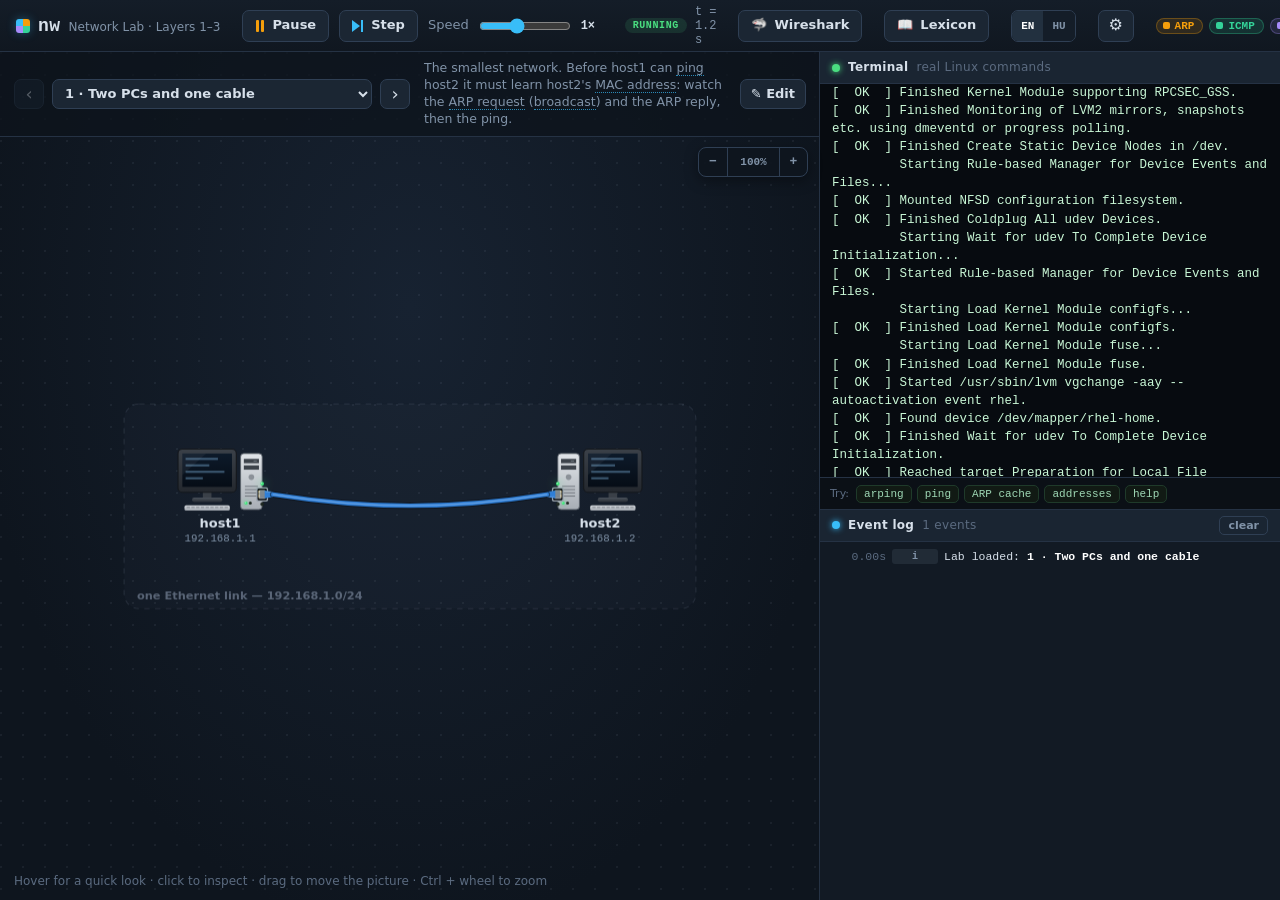
<file: index.html>
<!DOCTYPE html>
<html lang="en">

<head>
    <meta charset="UTF-8">
    <meta name="viewport" content="width=device-width, initial-scale=1.0, maximum-scale=1.0, viewport-fit=cover">
    <title>Networking for Kids</title>
    <link rel="stylesheet" href="css/style.css">
    <script src="js/boot.js" defer></script>
    <script src="js/id.js" defer></script>
    <script src="js/terminal.js" defer></script>
    <script src="js/readline.js" defer></script>
    <script src="js/shell.js" defer></script>
    <script src="js/jobs.js" defer></script>
    <script src="js/access.js" defer></script>
    <script src="js/vi.js" defer></script>
    <script src="js/fs.js" defer></script>
    <script src="js/coreutils.js" defer></script>
    <script src="js/man.js" defer></script>
    <script src="js/complete.js" defer></script>
    <script src="js/test.js" defer></script>
    <script src="js/autotest.js" defer></script>
    <script src="js/uitest.js" defer></script>
    <script src="js/init.js" defer></script>
    <script src="js/util.js" defer></script>
    <script src="js/lookup.js" defer></script>
    <script src="js/drawable.js" defer></script>
    <script src="js/clickable.js" defer></script>
    <script src="js/draggable.js" defer></script>
    <script src="js/mouse.js" defer></script>
    <script src="js/debug.js" defer></script>
    <script src="js/sim.js" defer></script>
    <script src="js/gfx.js" defer></script>
    <script src="js/wire.js" defer></script>
    <script src="js/inspector.js" defer></script>
    <script src="js/lldp.js" defer></script>
    <script src="js/mac.js" defer></script>
    <script src="js/layer2.js" defer></script>
    <script src="js/arp.js" defer></script>
    <script src="js/icmp.js" defer></script>
    <script src="js/routing.js" defer></script>
    <script src="js/frame.js" defer></script>
    <script src="js/pdu.js" defer></script>
    <script src="js/udp.js" defer></script>
    <script src="js/tcp.js" defer></script>
    <script src="js/ip.js" defer></script>
    <script src="js/port.js" defer></script>
    <script src="js/nic.js" defer></script>
    <script src="js/layer3.js" defer></script>
    <script src="js/host.js" defer></script>
    <script src="js/router.js" defer></script>
    <script src="js/server.js" defer></script>
    <script src="js/patch.js" defer></script>
    <script src="js/hub.js" defer></script>
    <script src="js/ios.js" defer></script>
    <script src="js/swlinux.js" defer></script>
    <script src="js/viewport.js" defer></script>
    <script src="js/topologies.js" defer></script>
    <script src="js/topology.js" defer></script>
    <script src="js/editor.js" defer></script>
    <script src="js/capture.js" defer></script>
    <script src="js/lexicon.js" defer></script>
    <script src="js/lexicon-data.js" defer></script>
    <script src="js/event.js" defer></script>
    <script src="js/layout.js" defer></script>
    <script src="js/main.js" defer></script>
</head>

<body>
    <header class="topbar">
        <div class="brand">
            <span class="brand-mark"></span>
            <span class="brand-name">nw</span>
            <span class="brand-sub">Network Lab · Layers 1–3</span>
        </div>
        <div class="controls">
            <button id="btnPlay" class="ctl" title="Play / pause the simulation (Space)">
                <span class="ico" id="icoPlay"></span><span id="lblPlay">Pause</span>
            </button>
            <button id="btnStep" class="ctl" title="Run until the next network event, then pause (N)">
                <span class="ico ico-step"></span>Step
            </button>
            <label class="speed" title="Simulation speed">
                <span>Speed</span>
                <input id="speed" type="range" min="0" max="5" step="1" value="2">
                <output id="speedOut">1×</output>
            </label>
            <div class="clock"><span id="simState" class="state run">running</span><span id="simTime">t = 0.0 s</span></div>
        </div>
        <button class="ctl" id="btnShark" title="Wireshark: watch the frames on the cables and take them apart field by field"><span>🦈</span> Wireshark</button>
        <button class="ctl" id="btnLex" title="Illustrated lexicon of every term"><span>📖</span> Lexicon</button>
        <span class="lang-sw" title="Language of the lexicon and the lessons"><button data-lang="en">EN</button><button data-lang="hu">HU</button></span>
        <button class="ctl ctl-ico" id="btnSettings" title="Settings">⚙</button>
        <div class="legend">
            <span class="chip" style="--c:var(--arp)">ARP</span>
            <span class="chip" style="--c:var(--icmp)">ICMP</span>
            <span class="chip" style="--c:var(--lldp)">LLDP</span>
            <span class="chip" style="--c:var(--eth)">Ethernet</span>
        </div>
    </header>

    <main class="layout">
        <section class="stage" id="stage">
            <div class="labbar">
                <button class="labnav" id="labPrev" title="Previous lab">‹</button>
                <select id="labSelect" title="Example networks, from simple to complex"></select>
                <button class="labnav" id="labNext" title="Next lab">›</button>
                <p class="labgoal" id="labGoal"></p>
                <button class="ctl ctl-sm" id="btnEdit" title="Change this network: add, move, cable and delete devices">✎ Edit</button>
            </div>
            <div class="canvas-wrap" id="canvasWrap">
                <canvas id="nwCanvas" width="1000" height="600"></canvas>
                <div class="editbar" id="editbar" hidden></div>
                <div class="edithint" id="editHint"></div>
                <div class="zoomctl" id="zoomCtl">
                    <button data-z="out" title="Zoom out (Ctrl + mouse wheel)">−</button>
                    <button data-z="fit" id="zoomPct" title="Show the whole network (or double-click the background)">100%</button>
                    <button data-z="in" title="Zoom in (Ctrl + mouse wheel)">+</button>
                </div>
                <div class="stage-hint">Hover for a quick look · click to inspect · drag to move the picture · Ctrl + wheel to zoom</div>
            </div>
        </section>

        <div class="vsplit" id="splitV" title="Drag to make the terminal wider or narrower · double-click: default"></div>
        <aside class="side" id="side">
            <div class="panel panel-term">
                <div class="panel-h"><span class="dot"></span>Terminal<span class="panel-note">real Linux commands</span></div>
                <textarea id="nwConsole" spellcheck="false" autocomplete="off" autocapitalize="off" autocorrect="off" enterkeyhint="enter"></textarea>
                <div class="keybar" id="keybar" title="Keys a phone keyboard does not have">
                    <button data-k="Escape" title="Esc (vi: back to normal mode)">Esc</button><button data-k="Tab">Tab</button><button data-k="ArrowUp">↑</button><button data-k="ArrowDown">↓</button>
                    <button data-k="ArrowLeft">←</button><button data-k="ArrowRight">→</button>
                    <button data-k="AltDot" title="Alt-. : last word of the previous command">Alt .</button>
                    <button data-k="PageUp" title="earlier commands that start like this one">PgUp</button><button data-k="PageDown">PgDn</button>
                    <button data-k="CtrlC">^C</button><button data-k="CtrlZ" title="stop the running command (fg / bg)">^Z</button><button data-k="CtrlR" title="search the history">^R</button><button data-k="CtrlD" title="logout / delete the character under the cursor">^D</button><button data-k="TildeDot" title="leave the console (or the ssh connection)">~.</button><button data-k="CtrlA" title="start of the line">^A</button><button data-k="CtrlE" title="end of the line">^E</button><button data-k="CtrlU" title="cut to the start of the line">^U</button><button data-k="CtrlK" title="cut to the end of the line">^K</button><button data-k="CtrlY" title="paste what was cut">^Y</button><button data-k="CtrlT" title="swap two characters">^T</button><button data-k="CtrlL">^L</button><button data-k="!">!</button>
                    <button data-k="|">|</button><button data-k="-">-</button><button data-k="/">/</button><button data-k="~">~</button><button data-k="?">?</button>
                </div>
                <div class="tries" id="tries"></div>
            </div>
            <div class="hsplit" id="splitH" title="Drag to share the height between terminal and event log · double-click: default"></div>
            <div class="panel panel-log">
                <div class="panel-h"><span class="dot dot-log"></span>Event log
                    <span class="panel-note" id="logCount"></span>
                    <button class="mini" id="btnClearLog">clear</button>
                </div>
                <div id="eventLog" class="eventlog"></div>
            </div>
        </aside>
    </main>

    <div id="popups"></div>
    <div id="lexicon" class="lexicon" hidden></div>
</body>

</html>
</file>
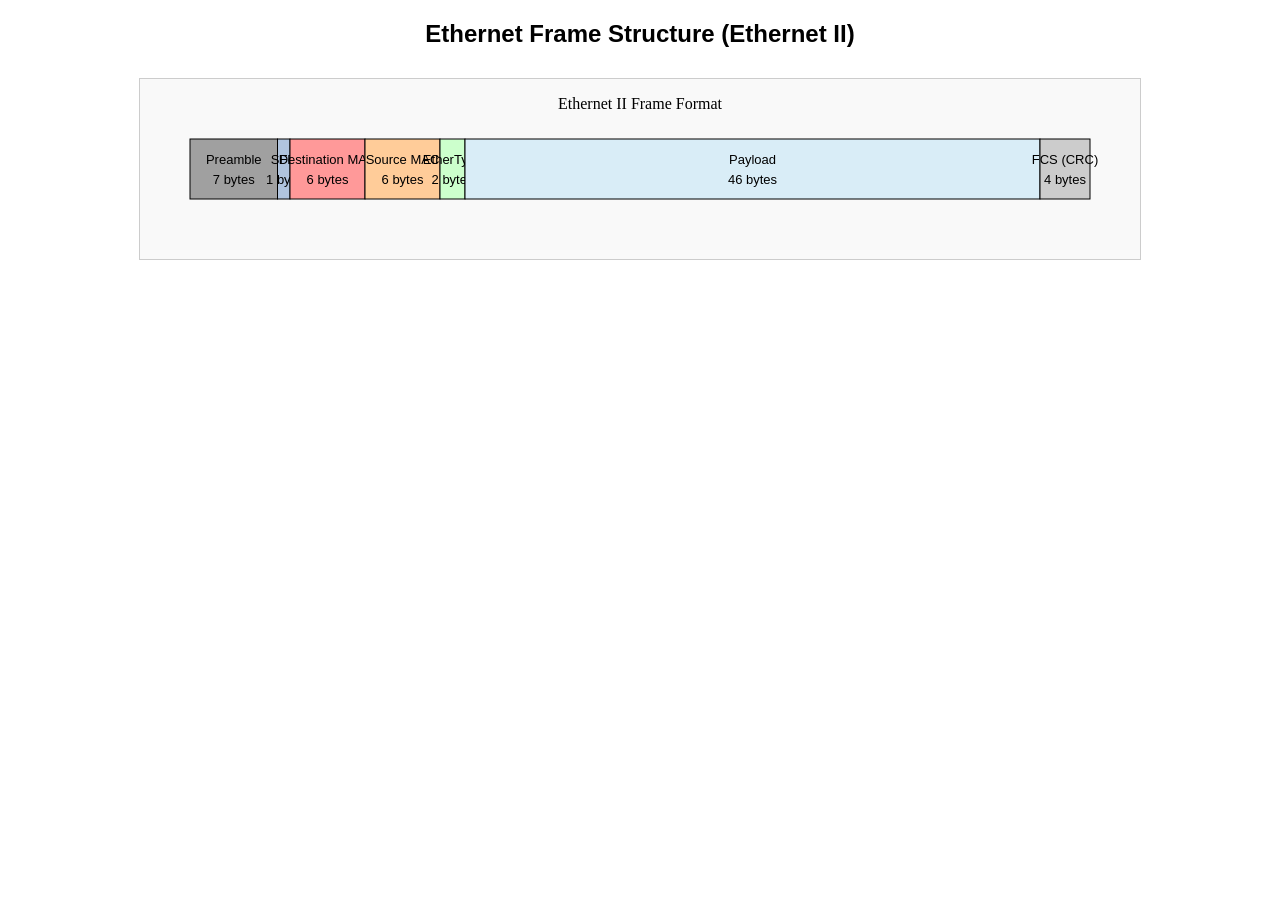
<file: frame.html>
<!DOCTYPE html>
<html lang="en">
<head>
  <meta charset="UTF-8" />
  <title>Ethernet Frame Layout with Tooltips</title>
  <style>
    body {
      font-family: sans-serif;
      text-align: center;
    }
    canvas {
      background: #f9f9f9;
      border: 1px solid #ccc;
      display: block;
      margin: 30px auto;
    }
    #tooltip {
      position: absolute;
      padding: 6px 10px;
      background: rgba(0, 0, 0, 0.75);
      color: white;
      border-radius: 5px;
      font-size: 13px;
      pointer-events: none;
      visibility: hidden;
      white-space: nowrap;
    }
  </style>
</head>
<body>
  <h2>Ethernet Frame Structure (Ethernet II)</h2>
  <canvas id="ethFrame" width="1000" height="180"></canvas>
  <div id="tooltip"></div>

  <script>
    const canvas = document.getElementById("ethFrame");
    const ctx = canvas.getContext("2d");
    const tooltip = document.getElementById("tooltip");

    const baseX = 50;
    const baseY = 60;
    const boxHeight = 60;

    const fields = [
      { label: "Preamble", size: 7, color: "#a0a0a0", description: "Synchronization bits before the frame" },
      { label: "SFD", size: 1, color: "#b0c4de", description: "Start Frame Delimiter (marks start of frame)" },
      { label: "Destination MAC", size: 6, color: "#ff9999", description: "MAC address of the destination device" },
      { label: "Source MAC", size: 6, color: "#ffcc99", description: "MAC address of the source device" },
      { label: "EtherType", size: 2, color: "#ccffcc", description: "Indicates the payload type (e.g., 0x0800 = IPv4)" },
      { label: "Payload", size: 46, color: "#d9edf7", description: "Encapsulated data (e.g., IP packet), up to 1500 bytes" },
      { label: "FCS (CRC)", size: 4, color: "#cccccc", description: "Frame Check Sequence for error detection" }
    ];

    const totalBytes = fields.reduce((sum, f) => sum + f.size, 0);
    const scale = 900 / totalBytes;

    let x = baseX;
    fields.forEach(field => {
      field.x = x;
      field.w = field.size * scale;
      field.y = baseY;
      field.h = boxHeight;

      // Draw box
      ctx.fillStyle = field.color;
      ctx.fillRect(field.x, field.y, field.w, field.h);
      ctx.strokeStyle = "#000";
      ctx.strokeRect(field.x, field.y, field.w, field.h);

      // Text inside
      ctx.fillStyle = "#000";
      ctx.font = "13px sans-serif";
      ctx.textAlign = "center";
      ctx.fillText(field.label, field.x + field.w / 2, field.y + 25);
      ctx.fillText(`${field.size} byte${field.size > 1 ? "s" : ""}`, field.x + field.w / 2, field.y + 45);

      x += field.w;
    });

    ctx.fillStyle = "#000";
    ctx.font = "16px bold sans-serif";
    ctx.textAlign = "center";
    ctx.fillText("Ethernet II Frame Format", canvas.width / 2, 30);

    // Tooltip handler
    canvas.addEventListener("mousemove", (e) => {
      const rect = canvas.getBoundingClientRect();
      const mouseX = e.clientX - rect.left;
      const mouseY = e.clientY - rect.top;

      let found = false;
      for (let field of fields) {
        if (
          mouseX >= field.x &&
          mouseX <= field.x + field.w &&
          mouseY >= field.y &&
          mouseY <= field.y + field.h
        ) {
          tooltip.style.left = e.pageX + 10 + "px";
          tooltip.style.top = e.pageY + 10 + "px";
          tooltip.textContent = `${field.label}: ${field.description}`;
          tooltip.style.visibility = "visible";
          found = true;
          break;
        }
      }
      if (!found) {
        tooltip.style.visibility = "hidden";
      }
    });

    canvas.addEventListener("mouseleave", () => {
      tooltip.style.visibility = "hidden";
    });
  </script>
</body>
</html>
</file>
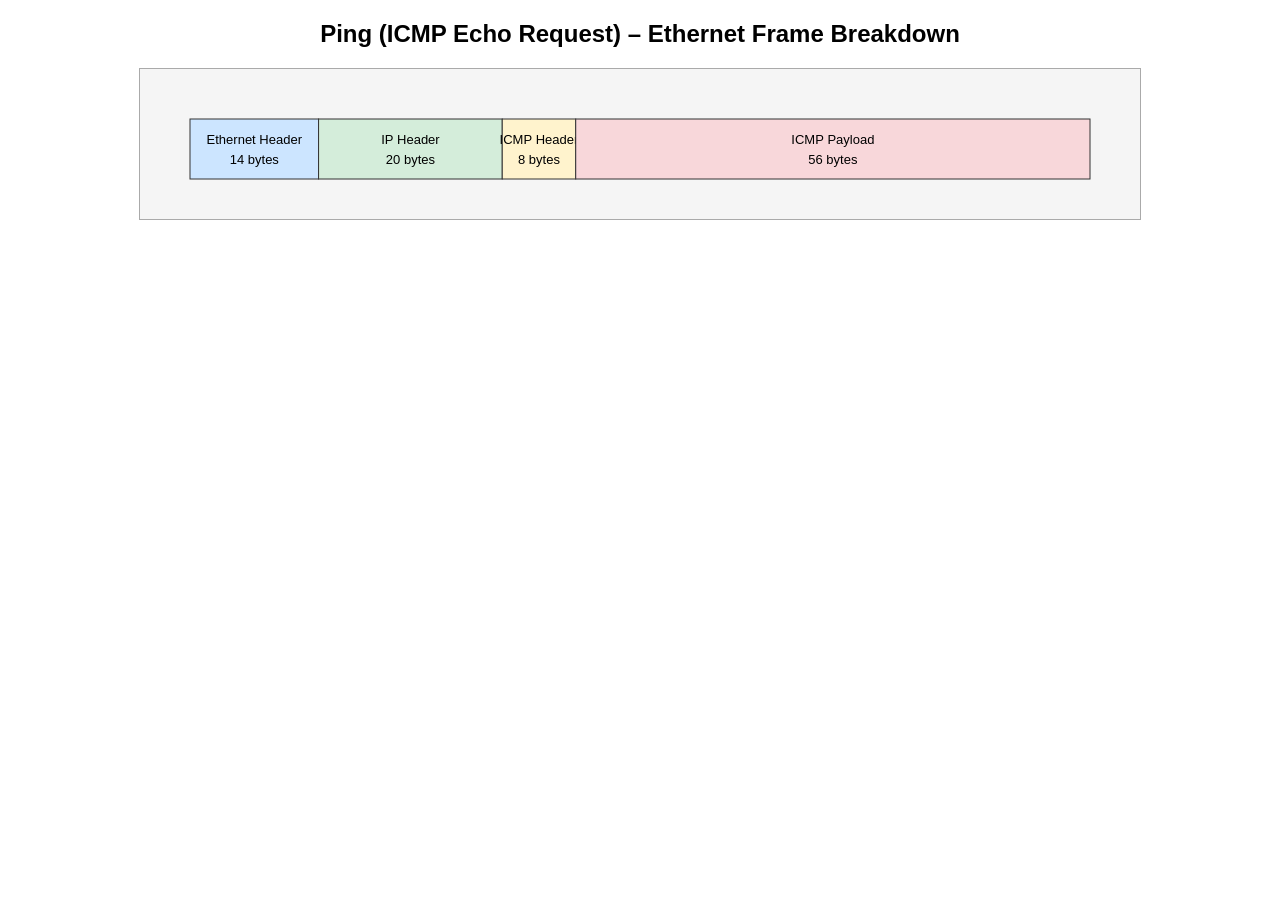
<file: ping.html>
<!DOCTYPE html>
<html lang="en">
<head>
  <meta charset="UTF-8">
  <title>Ping Frame Breakdown</title>
  <style>
    body {
      font-family: sans-serif;
      text-align: center;
    }
    canvas {
      border: 1px solid #aaa;
      background: #f5f5f5;
      display: block;
      margin: 20px auto;
    }
  </style>
</head>
<body>
  <h2>Ping (ICMP Echo Request) – Ethernet Frame Breakdown</h2>
  <canvas id="pingFrame" width="1000" height="150"></canvas>

  <script>
    const canvas = document.getElementById("pingFrame");
    const ctx = canvas.getContext("2d");

    const parts = [
      { label: "Ethernet Header", size: 14, color: "#cce5ff" },
      { label: "IP Header", size: 20, color: "#d4edda" },
      { label: "ICMP Header", size: 8, color: "#fff3cd" },
      { label: "ICMP Payload", size: 56, color: "#f8d7da" }
    ];

    const totalBytes = parts.reduce((sum, p) => sum + p.size, 0);
    const scale = 900 / totalBytes;
    const xStart = 50;
    const y = 50;
    const height = 60;

    let x = xStart;

    parts.forEach(part => {
      const width = part.size * scale;

      // Draw section
      ctx.fillStyle = part.color;
      ctx.fillRect(x, y, width, height);
      ctx.strokeStyle = "#333";
      ctx.strokeRect(x, y, width, height);

      // Label
      ctx.fillStyle = "#000";
      ctx.font = "13px sans-serif";
      ctx.textAlign = "center";
      ctx.fillText(part.label, x + width / 2, y + 25);
      ctx.fillText(`${part.size} byte${part.size > 1 ? 's' : ''}`, x + width / 2, y + 45);

      // Tooltip info for hover
      part.x = x;
      part.width = width;

      x += width;
    });

    // Add tooltip behavior
    canvas.addEventListener("mousemove", function (e) {
      const rect = canvas.getBoundingClientRect();
      const mouseX = e.clientX - rect.left;
      const mouseY = e.clientY - rect.top;

      canvas.title = "";
      for (const part of parts) {
        if (
          mouseX >= part.x &&
          mouseX <= part.x + part.width &&
          mouseY >= y &&
          mouseY <= y + height
        ) {
          canvas.title = `${part.label} (${part.size} byte${part.size > 1 ? 's' : ''})`;
          break;
        }
      }
    });
  </script>
</body>
</html>
</file>
<file: css/style.css>
:root {
    --bg: #0d131b;
    --bg2: #121a24;
    --panel: #151e29;
    --panel-h: #1a2532;
    --line: #253244;
    --line2: #2f3f54;
    --text: #d7e0ea;
    --muted: #8193a8;
    --dim: #5b6b80;
    --accent: #38bdf8;
    --arp: #f59e0b;
    --icmp: #34d399;
    --lldp: #a78bfa;
    --ipv4: #60a5fa;
    --udp: #e2e8f0;
    --tcp: #2dd4bf;
    --ssh: #e879f9;
    --dhcp: #fb7185;
    --dns: #fde047;
    --vlan: #f472b6;
    --eth: #38bdf8;
    --fcs: #94a3b8;
    --pad: #64748b;
    --drop: #f87171;
    --ok: #4ade80;
    --mono: ui-monospace, "SFMono-Regular", "JetBrains Mono", Menlo, Consolas, "Liberation Mono", monospace;
    --sans: "Inter", system-ui, -apple-system, "Segoe UI", Roboto, sans-serif;
}

* { box-sizing: border-box; }

html, body {
    margin: 0;
    height: 100%;
    background: var(--bg);
    color: var(--text);
    font: 13px/1.4 var(--sans);
    overflow: hidden;
}

button { font: inherit; color: inherit; }

/* ---------- top bar ---------- */
.topbar {
    height: 52px;
    display: flex;
    align-items: center;
    gap: 22px;
    padding: 0 16px;
    background: linear-gradient(#141d28, #101720);
    border-bottom: 1px solid var(--line);
}
.brand { display: flex; align-items: baseline; gap: 8px; white-space: nowrap; }
.brand-mark {
    width: 14px; height: 14px; border-radius: 3px; align-self: center;
    background: conic-gradient(var(--arp) 0 25%, var(--icmp) 0 50%, var(--lldp) 0 75%, var(--eth) 0);
    box-shadow: 0 0 10px rgba(56, 189, 248, .35);
}
.brand-name { font: 700 18px var(--mono); letter-spacing: .5px; }
.brand-sub { color: var(--muted); font-size: 12px; }

.controls { display: flex; align-items: center; gap: 10px; }
.ctl {
    display: inline-flex; align-items: center; gap: 7px;
    height: 32px; padding: 0 12px;
    background: #1b2633; border: 1px solid var(--line2); border-radius: 7px;
    cursor: pointer; font-weight: 600;
}
.ctl:hover { background: #22303f; border-color: #3d5068; }
.ctl:active { transform: translateY(1px); }
.ico { width: 10px; height: 12px; display: inline-block; position: relative; }
.ico.play { border-left: 10px solid var(--ok); border-top: 6px solid transparent; border-bottom: 6px solid transparent; width: 0; height: 0; }
.ico.pause::before, .ico.pause::after { content: ""; position: absolute; top: 0; width: 3px; height: 12px; background: var(--arp); border-radius: 1px; }
.ico.pause::before { left: 1px; } .ico.pause::after { left: 6px; }
.ico-step { width: 12px; }
.ico-step::before { content: ""; position: absolute; left: 0; top: 0; border-left: 8px solid var(--accent); border-top: 6px solid transparent; border-bottom: 6px solid transparent; }
.ico-step::after { content: ""; position: absolute; left: 9px; top: 0; width: 2px; height: 12px; background: var(--accent); }

.speed { display: inline-flex; align-items: center; gap: 8px; color: var(--muted); }
.speed input { width: 92px; accent-color: var(--accent); }
.speed output { font: 600 12px var(--mono); color: var(--text); width: 34px; }

.clock { display: flex; align-items: center; gap: 8px; font: 12px var(--mono); color: var(--muted); }
.state { padding: 2px 8px; border-radius: 99px; font-weight: 700; text-transform: uppercase; font-size: 10px; letter-spacing: .6px; }
.state.run { background: rgba(74, 222, 128, .12); color: var(--ok); }
.state.pause { background: rgba(245, 158, 11, .14); color: var(--arp); }
.state.step { background: rgba(56, 189, 248, .14); color: var(--accent); }

.legend { margin-left: auto; display: flex; gap: 6px; }
.chip {
    display: inline-flex; align-items: center; gap: 5px;
    padding: 1px 8px 1px 6px; border-radius: 99px;
    font: 600 11px var(--mono);
    color: var(--c); background: color-mix(in srgb, var(--c) 13%, transparent);
    border: 1px solid color-mix(in srgb, var(--c) 30%, transparent);
    white-space: nowrap;
}
.chip::before { content: ""; width: 7px; height: 7px; border-radius: 2px; background: var(--c); }

/* ---------- layout ---------- */
.layout { display: flex; height: calc(100% - 52px); }
.stage {
    position: relative; flex: 1; min-width: 0;
    background:
        radial-gradient(circle at 1px 1px, rgba(148, 163, 184, .09) 1px, transparent 0) 0 0 / 22px 22px,
        radial-gradient(ellipse at 50% 30%, #172231 0%, #0e151e 75%);
}
.stage { display: flex; flex-direction: column; }
.canvas-wrap { position: relative; flex: 1; min-height: 0; }
#nwCanvas { position: absolute; inset: 0; width: 100%; height: 100%; display: block; }

/* ---------- lab bar ---------- */
.labbar {
    display: flex; align-items: center; gap: 8px; flex: none;
    padding: 8px 14px; border-bottom: 1px solid var(--line);
    background: rgba(13, 19, 27, .75);
}
.labbar select {
    height: 30px; padding: 0 8px; border-radius: 7px; max-width: 320px;
    background: #1b2633; border: 1px solid var(--line2); color: var(--text);
    font: 600 13px var(--sans); cursor: pointer; outline: none;
}
.labbar select:focus { border-color: var(--accent); }
.labnav {
    width: 30px; height: 30px; border-radius: 7px; cursor: pointer; flex: none;
    background: #1b2633; border: 1px solid var(--line2); font-size: 18px; line-height: 1;
}
.labnav:hover:not(:disabled) { background: #22303f; border-color: #3d5068; }
.labnav:disabled { opacity: .35; cursor: default; }
.labgoal { margin: 0 0 0 6px; color: var(--muted); font-size: 12.5px; line-height: 1.35; flex: 1; min-width: 0; }
.stage-hint {
    position: absolute; left: 14px; bottom: 10px;
    color: var(--dim); font-size: 12px; pointer-events: none;
}

.side {
    width: 460px; flex: none; display: flex; flex-direction: column;
    border-left: 1px solid var(--line); background: var(--bg2); min-height: 0;
}
.panel { display: flex; flex-direction: column; min-height: 0; }
.panel-term { flex: 0 0 54%; }
.panel-log { flex: 1; }
.panel-h {
    display: flex; align-items: center; gap: 8px;
    height: 32px; padding: 0 12px; flex: none;
    background: var(--panel-h); border-bottom: 1px solid var(--line);
    font-weight: 700; font-size: 12px; letter-spacing: .3px;
}
.panel-note { color: var(--dim); font-weight: 500; }
.panel-h .mini { margin-left: auto; }
.dot { width: 8px; height: 8px; border-radius: 50%; background: var(--ok); box-shadow: 0 0 6px var(--ok); }
.dot-log { background: var(--accent); box-shadow: 0 0 6px var(--accent); }
.mini {
    background: transparent; border: 1px solid var(--line2); border-radius: 5px;
    color: var(--muted); font-size: 11px; padding: 1px 8px; cursor: pointer;
}
.mini:hover { color: var(--text); border-color: #46607d; }

#nwConsole {
    flex: 1; min-height: 0; width: 100%; resize: none;
    margin: 0; padding: 10px 12px; border: 0; outline: none;
    background: #070b10; color: #c9f7d6;
    font: 12.5px/1.45 var(--mono);
    caret-color: #4ade80;
}
#nwConsole::selection { background: #1f4d36; }

.tries {
    display: flex; flex-wrap: wrap; gap: 5px; padding: 7px 10px;
    background: #0b1016; border-top: 1px solid var(--line);
}
.tries .lbl { color: var(--dim); font-size: 11px; align-self: center; margin-right: 2px; }
.try {
    font: 11px var(--mono); color: #9fd8b5; cursor: pointer;
    background: #111a14; border: 1px solid #1f3a2a; border-radius: 5px; padding: 2px 7px;
    white-space: nowrap; max-width: 100%; overflow: hidden; text-overflow: ellipsis;
}
.try:hover { background: #163021; border-color: #2f6a48; color: #d2ffe2; }

/* ---------- event log ---------- */
.eventlog { flex: 1; overflow-y: auto; font: 11.5px/1.35 var(--mono); padding: 4px 0; }
.ev {
    display: grid; grid-template-columns: 4.7em 4em 1fr; gap: 6px;
    padding: 3px 10px; border-left: 2px solid transparent; cursor: default;
}
.ev.link { cursor: pointer; }
.ev.link:hover { background: #1a2532; }
.ev .t { color: var(--dim); text-align: right; }
.ev .k {
    font-size: .87em; font-weight: 700; text-align: center; border-radius: 3px; padding: 1px 0; align-self: start;
    color: var(--c); background: color-mix(in srgb, var(--c) 14%, transparent);
}
.ev .x { color: var(--text); }
.ev .x b { color: #fff; font-weight: 600; }
.ev.drop .x { color: #c7a2a2; }
.ev.cmd { border-left-color: var(--ok); background: rgba(74, 222, 128, .04); }
.ev.cmd .x { color: #b9f5cd; }
.ev.new { animation: evflash 1.2s ease-out; }
@keyframes evflash { from { background: rgba(56, 189, 248, .18); } to { background: transparent; } }
.eventlog .empty { color: var(--dim); padding: 14px; font-family: var(--sans); }

/* ---------- popups ---------- */
#popups { position: fixed; inset: 0; pointer-events: none; z-index: 50; }
.pop {
    position: absolute; pointer-events: auto;
    width: 400px; max-height: calc(100vh - 80px);
    display: flex; flex-direction: column;
    background: rgba(18, 26, 36, .97); backdrop-filter: blur(6px);
    border: 1px solid var(--line2); border-radius: 10px;
    box-shadow: 0 18px 50px rgba(0, 0, 0, .55), 0 0 0 1px rgba(0, 0, 0, .3);
    animation: popin .14s ease-out;
}
.pop.wide { width: 560px; }
.pop.flash { animation: popflash .5s ease-out; }
@keyframes popin { from { opacity: 0; transform: translateY(6px) scale(.98); } }
@keyframes popflash { 0%, 60% { box-shadow: 0 0 0 2px var(--accent), 0 18px 50px rgba(0, 0, 0, .55); } }
.pop-h {
    display: flex; align-items: center; gap: 10px;
    padding: 9px 10px 9px 12px; cursor: grab; user-select: none;
    border-bottom: 1px solid var(--line);
    background: linear-gradient(color-mix(in srgb, var(--c) 10%, #18222f), #151e29);
    border-radius: 10px 10px 0 0;
}
.pop-h:active { cursor: grabbing; }
.pop-badge {
    width: 28px; height: 28px; border-radius: 7px; flex: none;
    display: grid; place-items: center; font: 700 11px var(--mono);
    color: #0b1118; background: var(--c);
}
.pop-title { font-weight: 700; font-size: 14px; }
.pop-sub { color: var(--muted); font-size: 11.5px; }
.pop-x {
    margin-left: auto; width: 26px; height: 26px; border-radius: 6px; flex: none;
    background: transparent; border: 0; color: var(--muted); font-size: 18px; line-height: 1; cursor: pointer;
}
.pop-x:hover { background: #2a3646; color: #fff; }
.pop-b { overflow-y: auto; padding: 4px 12px 10px; }
.sec { margin-top: 9px; }
.sec-h {
    font-size: 10.5px; font-weight: 700; text-transform: uppercase; letter-spacing: .7px;
    color: var(--muted); margin-bottom: 5px; display: flex; gap: 6px; align-items: center;
}
.sec-h::after { content: ""; flex: 1; height: 1px; background: var(--line); }
.pop p { margin: 4px 0; color: #b8c6d6; }
.pop .note { color: var(--muted); font-size: 12px; }
.pop code, .pop .mono { font-family: var(--mono); font-size: 12px; }
.pop pre {
    margin: 0; padding: 7px 9px; border-radius: 6px; background: #0b1016; border: 1px solid #1c2735;
    font: 11.5px/1.45 var(--mono); color: #c9f7d6; white-space: pre-wrap; word-break: break-all;
}
table.t { width: 100%; border-collapse: collapse; font-size: 12px; }
table.t th { text-align: left; color: var(--dim); font-weight: 600; font-size: 11px; padding: 2px 6px 3px 0; border-bottom: 1px solid var(--line); }
table.t td { padding: 3px 6px 3px 0; border-bottom: 1px solid #1c2735; vertical-align: top; }
table.t td.m, table.t .m { font-family: var(--mono); font-size: 11.5px; }
table.t tr.hl td { background: rgba(56, 189, 248, .08); }
table.kv td:first-child { color: var(--muted); width: 38%; }
.pill { display: inline-block; padding: 0 7px; border-radius: 99px; font-size: 11px; font-weight: 700; }
.pill.on { background: rgba(74, 222, 128, .14); color: var(--ok); }
.pill.off { background: rgba(248, 113, 113, .12); color: var(--drop); }
.pill.warn { background: rgba(245, 158, 11, .14); color: var(--arp); }
.bar { height: 6px; border-radius: 3px; background: #0b1016; overflow: hidden; }
.bar > i { display: block; height: 100%; background: var(--c, var(--accent)); }
.lnk { color: var(--accent); cursor: pointer; text-decoration: none; border-bottom: 1px dotted rgba(56, 189, 248, .5); }
.lnk:hover { color: #9be3ff; }

.pop-f {
    display: flex; flex-wrap: wrap; gap: 6px; align-items: center;
    padding: 9px 12px; border-top: 1px solid var(--line); background: #131b25; border-radius: 0 0 10px 10px;
}
.act {
    height: 26px; padding: 0 10px; border-radius: 6px; cursor: pointer;
    background: #1d2a39; border: 1px solid var(--line2); font-size: 12px; font-weight: 600;
}
.act:hover { background: #26374b; border-color: #46607d; }
.act .cmd { font: 10.5px var(--mono); color: var(--muted); margin-left: 4px; font-weight: 400; }
.pop-f input {
    height: 26px; width: 120px; padding: 0 8px; border-radius: 6px;
    background: #0b1016; border: 1px solid var(--line2); color: var(--text); font: 12px var(--mono); outline: none;
}
.pop-f input:focus { border-color: var(--accent); }
.pop-f .sep { flex-basis: 100%; height: 0; }

/* ---------- frame dissection ---------- */
.info-line { font: 600 13px var(--mono); color: #fff; padding: 2px 0 4px; }
.layers { display: flex; height: 26px; border-radius: 5px; overflow: hidden; border: 1px solid #0b1016; }
.layers > div {
    display: grid; place-items: center; min-width: 22px;
    background: color-mix(in srgb, var(--c) 30%, #0b1016); color: #fff;
    font: 600 10px var(--mono); white-space: nowrap; overflow: hidden; cursor: default;
    border-right: 1px solid #0b1016;
}
.layers > div:last-child { border-right: 0; }
.layers > div.hl { background: color-mix(in srgb, var(--c) 60%, #0b1016); }
.tree { font: 11.5px/1.5 var(--mono); }
.tree .L { margin: 4px 0 2px; border-left: 3px solid var(--c); border-radius: 3px; background: color-mix(in srgb, var(--c) 6%, transparent); }
.tree .Lh { padding: 3px 8px; color: var(--c); font-weight: 700; display: flex; gap: 8px; }
.tree .Lh .n { margin-left: auto; color: var(--dim); font-weight: 400; }
.tree .F { display: grid; grid-template-columns: 150px 1fr; gap: 8px; padding: 1px 8px 1px 16px; cursor: default; }
.tree .F .fn { color: var(--muted); }
.tree .F .fv { color: var(--text); word-break: break-all; }
.tree .F.hl { background: color-mix(in srgb, var(--c) 22%, transparent); }
.tree .F.hl .fn, .tree .F.hl .fv { color: #fff; }
.explain {
    min-height: 54px; padding: 7px 9px; border-radius: 6px;
    background: #0e1620; border: 1px dashed #2b3a4e; color: #b8c6d6; font-size: 12px;
}
.explain b { color: #fff; }
.hex { font: 11.5px/1.55 var(--mono); background: #0b1016; border: 1px solid #1c2735; border-radius: 6px; padding: 6px 8px; overflow-x: auto; }
.hex .row { display: flex; gap: 10px; white-space: nowrap; }
.hex .off { color: var(--dim); }
.hex .bytes span, .hex .asc span { color: color-mix(in srgb, var(--c) 75%, #fff); border-radius: 2px; cursor: default; }
.hex .bytes span { padding: 0 1px; }
.hex .bytes span.g { margin-left: 6px; }
.hex .asc { color: var(--dim); }
.hex span.hl { background: color-mix(in srgb, var(--c) 45%, transparent); color: #fff; }
.journey { list-style: none; margin: 0; padding: 0; font-size: 12px; }
.journey li { display: grid; grid-template-columns: 52px 1fr; gap: 6px; padding: 2px 0; }
.journey .t { color: var(--dim); font-family: var(--mono); font-size: 11px; text-align: right; }

/* ---------- splitters between the panes ---------- */
.vsplit {
    flex: none; width: 6px; margin: 0 -3px; z-index: 6; position: relative;
    cursor: col-resize; background: transparent;
}
.hsplit {
    flex: none; height: 6px; margin: -3px 0; z-index: 6; position: relative;
    cursor: row-resize; background: transparent;
}
.vsplit::after, .hsplit::after { content: ""; position: absolute; background: var(--line); transition: background .15s; }
.vsplit::after { left: 2px; top: 0; bottom: 0; width: 1px; }
.hsplit::after { top: 2px; left: 0; right: 0; height: 1px; }
.vsplit:hover::after, .vsplit.drag::after { background: var(--accent); width: 2px; left: 2px; }
.hsplit:hover::after, .hsplit.drag::after { background: var(--accent); height: 2px; top: 2px; }
body.resizing { user-select: none; }
body.resizing.col { cursor: col-resize; }
body.resizing.row { cursor: row-resize; }
.side { border-left: 0; }
.fontbadge {
    position: absolute; right: 14px; top: 42px; z-index: 7; pointer-events: none;
    font: 700 11px var(--mono); color: #fff; background: rgba(15, 22, 31, .92);
    border: 1px solid var(--line2); border-radius: 6px; padding: 3px 8px;
    opacity: 0; transition: opacity .3s;
}
.fontbadge.show { opacity: 1; transition: none; }
.panel { position: relative; }

/* ---------- small screens ---------- */
@media (max-width: 1100px) {
    .legend, .brand-sub { display: none; }
    .side { width: 380px; }
}
@media (max-width: 820px), (pointer: coarse) and (max-height: 520px) {
    /* phones (also turned sideways): everything in one column, the page scrolls */
    html, body { height: auto; overflow-x: hidden; overflow-y: auto; }
    .topbar { flex-wrap: wrap; height: auto; padding: 8px 10px; gap: 8px 10px; }
    .controls { flex-wrap: wrap; gap: 8px; }
    .speed > span, .clock #simTime, .legend { display: none; }
    .speed input { width: 76px; }
    .layout { flex-direction: column; height: auto; }
    .stage { height: auto; flex: none; }
    .labbar { flex-wrap: wrap; padding: 8px 10px; gap: 6px; }
    .labbar select { flex: 1; min-width: 0; max-width: none; }
    .labgoal { order: 10; flex-basis: 100%; margin: 2px 0 0; }
    .canvas-wrap { flex: none; height: clamp(260px, 80vw, 58vh); }
    .stage-hint, .edithint { display: none !important; }
    .editbar { left: 6px; right: 6px; top: 6px; max-width: none; flex-wrap: nowrap; overflow-x: auto; }
    .side { width: 100% !important; height: auto; border-left: 0; border-top: 1px solid var(--line); }
    .panel-term { flex: none !important; height: 52vh; min-height: 300px; }
    .panel-log { height: 45vh; }
    .vsplit, .hsplit { display: none; }
    .pop, .pop.wide { width: calc(100vw - 16px); left: 8px !important; }
    .autotest { left: 8px !important; right: 8px !important; width: auto !important; }
}

/* keys a phone keyboard lacks: only on touch screens */
.keybar { display: none; gap: 5px; padding: 6px 8px; overflow-x: auto; background: #0b1016; border-top: 1px solid var(--line); flex: none; }
.keybar button {
    flex: none; min-width: 38px; height: 34px; padding: 0 9px; border-radius: 6px;
    background: #17212c; border: 1px solid var(--line2); color: var(--text); font: 600 13px var(--mono);
    touch-action: manipulation; -webkit-user-select: none; user-select: none;
}
.keybar button:active { background: #24384c; }
@media (pointer: coarse) {
    .keybar { display: flex; }
    #nwCanvas { touch-action: none; }
    .pop-h, .at-h { touch-action: none; }
}

select.vsel {
    background: #0b1016; color: var(--c); border: 1px solid color-mix(in srgb, var(--c) 50%, #1c2735);
    border-radius: 5px; font: 600 11.5px var(--mono); padding: 1px 4px; outline: none; cursor: pointer;
}
select.vsel option { color: var(--text); background: #0b1016; }

/* ---------- editor ---------- */
.ctl-sm { height: 30px; padding: 0 10px; flex: none; }
.ctl.active { background: #1d3a2a; border-color: #2f6a48; color: #b9f5cd; }
.editbar {
    position: absolute; left: 12px; top: 10px; z-index: 5;
    display: flex; flex-wrap: wrap; gap: 4px; align-items: center; max-width: calc(100% - 24px);
    padding: 6px; border-radius: 9px; background: rgba(15, 22, 31, .94);
    border: 1px solid var(--line2); box-shadow: 0 8px 24px rgba(0, 0, 0, .4);
}
.editbar[hidden] { display: none; }
.etool {
    height: 26px; padding: 0 9px; border-radius: 6px; cursor: pointer; font-size: 12px; font-weight: 600;
    background: #1b2633; border: 1px solid var(--line2);
}
.etool:hover { background: #22303f; }
.etool.active { background: #173049; border-color: var(--accent); color: #bfe9ff; }
.esep { width: 1px; height: 20px; background: var(--line2); margin: 0 3px; }
.edithint { display: none; position: absolute; left: 14px; bottom: 30px; color: #9fd8b5; font-size: 12px; pointer-events: none; }
.canvas-wrap.editing .edithint { display: block; }
.edithint.warn { color: var(--arp); }
.canvas-wrap.editing { box-shadow: inset 0 0 0 2px rgba(74, 222, 128, .25); }

/* ---------- language switch ---------- */
.lang-sw { display: inline-flex; border: 1px solid var(--line2); border-radius: 7px; overflow: hidden; flex: none; }
.lang-sw button { background: #141d28; border: 0; padding: 0 9px; height: 30px; cursor: pointer; font: 700 11px var(--mono); color: var(--muted); }
.lang-sw button.active { background: #22303f; color: #fff; }

/* ---------- lexicon links ---------- */
.lex-link { border-bottom: 1px dotted color-mix(in srgb, var(--accent) 70%, transparent); cursor: help; }
.lex-link:hover { color: #9be3ff; border-bottom-style: solid; }

/* ---------- lexicon window ---------- */
.lexicon {
    position: fixed; inset: 0; z-index: 200; display: grid; place-items: center;
    background: rgba(5, 9, 14, .62); backdrop-filter: blur(3px);
}
.lexicon[hidden] { display: none; }
.lex-win {
    width: min(1060px, calc(100vw - 32px)); height: min(720px, calc(100vh - 40px));
    display: flex; flex-direction: column; overflow: hidden;
    background: #111923; border: 1px solid var(--line2); border-radius: 14px;
    box-shadow: 0 30px 80px rgba(0, 0, 0, .6);
}
.lex-h { display: flex; align-items: center; gap: 10px; padding: 10px 12px 10px 16px; border-bottom: 1px solid var(--line); background: #151e29; }
.lex-logo { font-size: 20px; }
.lex-title { font-size: 16px; }
.lex-h .lang-sw { margin-left: auto; }
.lex-h .lex-x { margin-left: 4px; }
.lex-body { flex: 1; display: flex; min-height: 0; }
.lex-nav { width: 270px; flex: none; display: flex; flex-direction: column; border-right: 1px solid var(--line); min-height: 0; }
.lex-search {
    margin: 10px; height: 32px; padding: 0 10px; border-radius: 8px; outline: none;
    background: #0b1016; border: 1px solid var(--line2); color: var(--text); font: 13px var(--sans);
}
.lex-search:focus { border-color: var(--accent); }
.lex-cats { display: flex; flex-wrap: wrap; gap: 4px; padding: 0 10px 8px; }
.lex-cats button {
    font-size: 11px; font-weight: 700; padding: 2px 8px; border-radius: 99px; cursor: pointer;
    color: var(--c); background: transparent; border: 1px solid color-mix(in srgb, var(--c) 40%, transparent);
}
.lex-cats button.active { background: color-mix(in srgb, var(--c) 18%, transparent); }
.lex-list { flex: 1; overflow-y: auto; padding: 2px 6px 10px; }
.lex-item { padding: 5px 10px; border-radius: 6px; cursor: pointer; font-size: 13px; border-left: 3px solid var(--c); margin: 2px 0; }
.lex-item:hover { background: #1a2532; }
.lex-item.active { background: color-mix(in srgb, var(--c) 16%, #151e29); color: #fff; font-weight: 600; }
.lex-art { flex: 1; overflow-y: auto; padding: 18px 26px 26px; font-size: 14.5px; line-height: 1.55; color: #c9d5e2; }
.lex-cat { font-size: 11px; font-weight: 800; letter-spacing: .8px; text-transform: uppercase; color: var(--c); }
.lex-art h2 { margin: 2px 0 6px; font-size: 26px; color: #fff; }
.lex-abbr { color: var(--muted); font-size: 13px; margin-bottom: 10px; }
.lex-abbr b { color: var(--c); font-family: var(--mono); }
.lex-fig { margin: 10px 0 14px; border-radius: 12px; background: radial-gradient(ellipse at 50% 30%, #172231, #0d141c); border: 1px solid #1f2b3a; padding: 6px; }
.lex-fig svg { display: block; width: 100%; height: auto; max-height: 260px; }
.lex-short, .lex-like {
    padding: 10px 14px; border-radius: 10px; margin: 12px 0; font-size: 15px;
    background: color-mix(in srgb, var(--c) 10%, #121a24); border: 1px solid color-mix(in srgb, var(--c) 30%, transparent); color: #fff;
}
.lex-like { background: #141b16; border-color: #2a4a35; color: #cfeedb; font-style: italic; }
.lex-short span, .lex-like span, .lex-try span, .lex-see span {
    display: block; font-style: normal; font-size: 10.5px; font-weight: 800; letter-spacing: .7px; text-transform: uppercase; color: var(--muted); margin-bottom: 3px;
}
.lex-art p { margin: 10px 0; }
.lex-art code { font: 12.5px var(--mono); background: #0b1016; border: 1px solid #1c2735; border-radius: 4px; padding: 0 4px; color: #c9f7d6; }
.lex-art b { color: #fff; }
.lex-try, .lex-see { margin-top: 16px; }
.lex-try button, .lex-see button { margin: 3px 6px 3px 0; cursor: pointer; border-radius: 7px; padding: 4px 10px; font-size: 12.5px; }
.lex-try button { background: #111a14; border: 1px solid #1f3a2a; }
.lex-try button:hover { background: #163021; border-color: #2f6a48; }
.lex-try button code { background: none; border: 0; padding: 0; }
.lex-see button { background: transparent; color: var(--c); border: 1px solid color-mix(in srgb, var(--c) 45%, transparent); font-weight: 600; }
.lex-see button:hover { background: color-mix(in srgb, var(--c) 14%, transparent); }
@media (max-width: 760px) {
    .lex-body { flex-direction: column; }
    .lex-nav { width: auto; max-height: 34%; border-right: 0; border-bottom: 1px solid var(--line); }
}

/* ---------- editor: file menu, bin ---------- */
.efile { position: relative; }
.emenu {
    position: absolute; left: 0; top: calc(100% + 4px); z-index: 20; min-width: 220px;
    display: flex; flex-direction: column; padding: 4px; border-radius: 8px;
    background: #121a24; border: 1px solid var(--line2); box-shadow: 0 10px 28px rgba(0, 0, 0, .5);
}
.emenu[hidden] { display: none; }
.emenu button {
    text-align: left; background: transparent; border: 0; border-radius: 5px; padding: 7px 10px;
    color: var(--text); font: 500 12.5px var(--sans); cursor: pointer;
}
.emenu button:hover:not(:disabled) { background: #1f2c3b; }
.emenu button:disabled { color: var(--dim); cursor: default; }
.emenu button.danger { color: #fca5a5; }
.emenu hr { border: 0; border-top: 1px solid var(--line2); margin: 4px 2px; }
.ebin { font-size: 15px; padding: 0 6px; opacity: .45; transition: transform .15s, opacity .15s; }
.editbar.bin { border-color: #f87171; box-shadow: 0 0 0 2px rgba(248, 113, 113, .45), 0 8px 24px rgba(0, 0, 0, .4); }
.editbar.bin .ebin { opacity: 1; transform: scale(1.5); }

/* ---------- autotest window ---------- */
.autotest {
    position: fixed; left: 24px; top: 110px; z-index: 150; width: 640px; height: min(560px, calc(100vh - 140px));
    min-width: 360px; min-height: 200px; resize: both; overflow: hidden;
    display: flex; flex-direction: column;
    background: #0d141c; border: 1px solid var(--line2); border-radius: 12px; box-shadow: 0 24px 60px rgba(0, 0, 0, .6);
}
.autotest[hidden] { display: none; }
.at-h { display: flex; align-items: center; gap: 8px; padding: 8px 10px 8px 14px; background: #151e29; border-bottom: 1px solid var(--line); cursor: move; user-select: none; }
.at-logo { color: var(--ok); font-weight: 900; }
.at-status { margin-right: auto; margin-left: 6px; font: 600 12px var(--mono); color: var(--muted); }
.at-status.ok { color: var(--ok); }
.at-status.bad { color: #f87171; }
.at-bar { height: 3px; background: #1a2430; flex: none; }
.at-bar span { display: block; height: 100%; width: 0; background: var(--accent); transition: width .3s; }
.at-bar span.ok { background: var(--ok); }
.at-bar span.bad { background: #f87171; }
.at-out {
    flex: 1; margin: 0; padding: 10px 14px; overflow: auto; outline: none;
    font: 12px/1.5 var(--mono); color: var(--text); user-select: text; cursor: text; white-space: pre-wrap;
}
.at-out .ok { color: #86efac; }
.at-out .bad { color: #fca5a5; }
.at-out .dim { opacity: .85; }
.at-out .head { color: var(--muted); }
.at-out .big { font-weight: 700; font-size: 13px; }

/* ---------- UI test pointer ---------- */
.ui-cursor { position: fixed; left: -3px; top: -2px; z-index: 10000; pointer-events: none; filter: drop-shadow(0 2px 3px rgba(0, 0, 0, .6)); }
.ui-ripple {
    position: fixed; z-index: 9999; pointer-events: none; width: 34px; height: 34px; margin: -17px 0 0 -17px;
    border: 3px solid #fbbf24; border-radius: 50%; animation: uirip .55s ease-out forwards;
}
@keyframes uirip { from { transform: scale(.3); opacity: 1; } to { transform: scale(1.4); opacity: 0; } }

body.ui-testing #canvasWrap, body.ui-testing .side { cursor: not-allowed; }
.at-note { display: none; font: 600 11px var(--sans); color: #fbbf24; }
body.ui-testing .at-note { display: inline; }

/* ---------- zoom buttons ---------- */
.zoomctl {
    position: absolute; right: 12px; top: 10px; z-index: 4; display: flex;
    border: 1px solid var(--line2); border-radius: 8px; overflow: hidden;
    background: rgba(15, 22, 31, .9); box-shadow: 0 4px 14px rgba(0, 0, 0, .35);
}
.zoomctl button {
    background: transparent; border: 0; color: var(--muted); cursor: pointer;
    height: 28px; min-width: 28px; padding: 0 7px; font: 600 13px var(--mono);
}
.zoomctl button + button { border-left: 1px solid var(--line2); }
.zoomctl button:hover { background: #1c2735; color: #fff; }
#zoomPct { min-width: 52px; font-size: 11px; }

/* phones, last so it wins over the rules above */
@media (max-width: 820px), (pointer: coarse) and (max-height: 520px) {
    .zoomctl { top: auto; bottom: 8px; right: 8px; }
    .zoomctl button { height: 32px; min-width: 34px; }
    .pop table.t { display: block; overflow-x: auto; }
}

/* a phone turned sideways: the picture gets almost the whole screen height */
@media (pointer: coarse) and (max-height: 520px) and (min-width: 521px) {
    .canvas-wrap { height: 86vh; height: 86dvh; }
}

/* small screens: the editor bar wraps (the File menu must not be cut off) */
@media (max-width: 820px), (pointer: coarse) and (max-height: 520px) {
    .editbar { flex-wrap: wrap; overflow: visible; }
    .editbar .etool { padding: 0 7px; }
}

/* ---------- Autotest on a phone: picture, terminal and report share the screen ---------- */
body.at-watch { height: 100%; overflow: hidden; }
body.at-watch .topbar, body.at-watch .labbar, body.at-watch .panel-log, body.at-watch .keybar,
body.at-watch .tries, body.at-watch .panel-term .panel-h, body.at-watch .vsplit, body.at-watch .hsplit,
body.at-watch .stage-hint { display: none !important; }
body.at-watch .canvas-wrap { position: fixed; z-index: 1; left: 0; right: 0; top: 0; height: 50vh; height: 50dvh; border-bottom: 1px solid var(--line); }
body.at-watch .side { position: fixed; z-index: 1; left: 0; right: 0; top: 50vh; top: 50dvh; height: 19vh; height: 19dvh; width: auto !important; border: 0; }
body.at-watch .panel-term { height: 100% !important; min-height: 0 !important; flex: 1 1 auto !important; }
body.at-watch #nwConsole { font-size: 11px !important; }
body.at-watch .autotest {
    left: 0 !important; right: 0 !important; top: 69vh !important; top: 69dvh !important; bottom: 0 !important;
    width: auto !important; height: auto !important; min-width: 0; min-height: 0; border-radius: 0; resize: none;
    border-width: 1px 0 0; box-shadow: none;
}
body.at-watch .at-h { cursor: default; padding: 4px 6px 4px 10px; gap: 6px; }
body.at-watch .at-out { font-size: 11px; padding: 6px 10px; min-height: 0; }
body.at-follow .editbar, body.at-follow .edithint { display: none !important; }
body.at-watch .at-note { display: none !important; }
body.at-watch .at-status { white-space: nowrap; overflow: hidden; text-overflow: ellipsis; font-size: 11px; }
body.at-watch .at-h .mini { padding: 2px 7px; }
@media (orientation: landscape) {
    body.at-watch .canvas-wrap { right: 40vw; height: 100vh; height: 100dvh; border: 0; border-right: 1px solid var(--line); }
    body.at-watch .side { left: 60vw; top: 0; height: 42vh; height: 42dvh; }
    body.at-watch .autotest { left: 60vw !important; top: 42vh !important; top: 42dvh !important; }
}

/* ---------- Wireshark window ---------- */
.ws {
    position: fixed; left: 70px; top: 64px; z-index: 140; width: min(1060px, calc(100vw - 24px)); height: min(660px, calc(100vh - 80px));
    min-width: 520px; min-height: 360px; resize: both; overflow: hidden;
    display: flex; flex-direction: column;
    background: #0d141c; border: 1px solid var(--line2); border-radius: 12px; box-shadow: 0 24px 60px rgba(0, 0, 0, .6);
    font: 12px var(--sans); color: var(--text);
}
.ws[hidden] { display: none; }
.ws-h { display: flex; align-items: center; gap: 8px; padding: 7px 10px 7px 14px; background: #151e29; border-bottom: 1px solid var(--line); cursor: move; user-select: none; flex: none; touch-action: none; }
.ws-logo { font-size: 15px; }
.ws-sub { color: var(--muted); margin-right: auto; }
.ws-tools { display: flex; align-items: center; gap: 6px; padding: 6px 10px; border-bottom: 1px solid var(--line); flex: none; flex-wrap: wrap; }
.ws-run.on { color: #fca5a5; border-color: #7f3434; }
.ws-run:not(.on) { color: #86efac; border-color: #2f6a48; }
.ws-if { color: var(--muted); display: flex; align-items: center; gap: 4px; }
.ws-ifsel { background: #0b1016; color: var(--text); border: 1px solid var(--line2); border-radius: 5px; font: 12px var(--mono); padding: 2px 4px; max-width: 280px; }
.ws-sep { width: 1px; height: 20px; background: var(--line2); }
.ws-fwrap { position: relative; flex: 1; min-width: 200px; display: flex; }
.ws-filter {
    flex: 1; min-width: 0; height: 26px; padding: 0 8px; border-radius: 5px 0 0 5px; outline: none;
    background: #0b1016; color: var(--text); border: 1px solid var(--line2); font: 12.5px var(--mono);
}
.ws-filter.ok { background: #0f2a1a; border-color: #2f6a48; }
.ws-filter.bad { background: #2c1214; border-color: #7f3434; }
.ws-fwrap .ws-ex { border-radius: 0 5px 5px 0; border-left: 0; height: 26px; }
.ws-exmenu {
    position: absolute; right: 0; top: calc(100% + 4px); z-index: 5; width: min(470px, 90vw); max-height: 360px; overflow: auto;
    display: flex; flex-direction: column; padding: 4px; border-radius: 8px; background: #121a24; border: 1px solid var(--line2); box-shadow: 0 10px 28px rgba(0, 0, 0, .5);
}
.ws-exmenu[hidden] { display: none; }
.ws-exmenu button { display: flex; gap: 10px; align-items: baseline; text-align: left; background: transparent; border: 0; border-radius: 5px; padding: 6px 8px; color: var(--text); cursor: pointer; font: 12px var(--sans); }
.ws-exmenu button:hover { background: #1f2c3b; }
.ws-exmenu code { flex: none; min-width: 190px; color: #86efac; font: 12px var(--mono); }
.ws-exmenu span { color: var(--muted); }
.ws-fmsg { color: #fca5a5; padding: 0 12px; font: 11.5px var(--mono); flex: none; }
.ws-fmsg:empty { display: none; }
.ws-fmsg:not(:empty) { padding: 4px 12px; border-bottom: 1px solid var(--line); }

.ws-list { flex: 0 0 34%; min-height: 60px; overflow: auto; outline: none; background: #0a0f15; }
.ws-list table { width: 100%; border-collapse: collapse; font: 12px var(--mono); white-space: nowrap; }
.ws-list th { position: sticky; top: 0; z-index: 1; text-align: left; font: 600 11.5px var(--sans); color: var(--muted); background: #151e29; padding: 4px 8px; border-bottom: 1px solid var(--line2); }
.ws-list td { padding: 2px 8px; color: #e8edf3; cursor: default; }
.ws-list .c-no, .ws-list .c-l { text-align: right; }
.ws-list .c-i { width: 100%; }
.ws-list tr { --rc: transparent; background: color-mix(in srgb, var(--rc) 16%, #0a0f15); }
.ws-list tr:hover { background: color-mix(in srgb, var(--rc) 26%, #0a0f15); }
.ws-list tr.r-arp { --rc: var(--arp); }
.ws-list tr.r-icmp { --rc: var(--icmp); }
.ws-list tr.r-lldp { --rc: var(--lldp); }
.ws-list tr.r-dhcp { --rc: var(--dhcp); }
.ws-list tr.r-dns { --rc: var(--dns); }
.ws-list tr.r-udp { --rc: var(--udp); }
.ws-list tr.r-ip { --rc: var(--ipv4); }
.ws-list tr.r-tcp { --rc: var(--tcp); }
.ws-list tr.r-ssh { --rc: var(--ssh); }
.ws-list tr.r-err { background: #3a0f12; }
.ws-list tr.r-err td { color: #fca5a5; }
.ws-list tr.sel, .ws-list tr.sel:hover { background: #1d4f86; }
.ws-list tr.sel td { color: #fff; }
.ws-list .c-link { color: var(--muted); }
.ws-list tr.sel .c-link { color: #cfe3ff; }
.ws-vl { font-size: 10px; color: var(--vlan); }
.ws-split { flex: none; height: 6px; cursor: row-resize; background: #151e29; border-top: 1px solid var(--line); border-bottom: 1px solid var(--line); touch-action: none; }

.ws-low { flex: 1 1 auto; min-height: 80px; display: flex; overflow: hidden; }
.ws-tree { flex: 1 1 58%; min-width: 0; overflow: auto; padding: 4px 0; font: 12px var(--mono); outline: none; }
.ws-empty { color: var(--muted); padding: 14px; font: 12.5px var(--sans); }
.ws-nh { padding: 2px 8px; cursor: pointer; white-space: nowrap; }
.ws-nh:hover, .ws-f:hover { background: #17212c; }
.ws-tw { display: inline-block; width: 14px; color: var(--muted); }
.ws-dot { display: inline-block; width: 8px; height: 8px; border-radius: 2px; background: var(--c); margin-right: 6px; vertical-align: 1px; }
.ws-nb { padding-left: 22px; border-left: 1px solid #1c2735; margin-left: 13px; }
.ws-f { padding: 1px 8px; cursor: pointer; white-space: nowrap; }
.ws-f .fn { color: var(--muted); }
.ws-f .fv { color: #e8edf3; }
.ws-nh.on, .ws-f.on { background: #1d4f86; }
.ws-nh.on *, .ws-f.on .fn, .ws-f.on .fv { color: #fff; }
.ws-an { color: #93c5fd; font-style: italic; }
.ws-an[data-go] { text-decoration: underline dotted; }

.ws-explain { flex: 1 1 42%; min-width: 0; overflow: auto; padding: 10px 14px; border-left: 1px solid var(--line); background: #0f1720; font: 12.5px/1.5 var(--sans); }
.ws-explain p { margin: 6px 0; }
.ws-explain code { background: #17212c; border: 1px solid var(--line2); border-radius: 4px; padding: 0 4px; font: 11.5px var(--mono); }
.ws-ex-h { font-weight: 700; font-size: 13.5px; color: #fff; }
.ws-ex-h .ws-dot { width: 10px; height: 10px; }
.ws-val { font: 13px var(--mono); color: #86efac; margin: 3px 0 4px; word-break: break-all; }
.ws-dim { color: var(--muted); font-size: 11.5px; }
.ws-ap { margin-top: 10px; padding-top: 8px; border-top: 1px solid var(--line); display: flex; flex-wrap: wrap; gap: 5px; align-items: center; }
.ws-key { font: 600 12px var(--mono); color: #fde68a; margin-right: 4px; }
.ws-expr { flex-basis: 100%; color: var(--muted); font-size: 11.5px; }

.ws-hex { flex: 0 0 auto; max-height: 30%; overflow: auto; padding: 6px 10px; border-top: 1px solid var(--line); background: #0a0f15; font: 12px/1.45 var(--mono); }
.ws-hr { display: flex; gap: 14px; white-space: pre; }
.ws-hr .off { color: var(--dim); }
.ws-hr .by .b { display: inline-block; width: 2.6ch; color: color-mix(in srgb, var(--c) 70%, #fff); cursor: pointer; }
.ws-hr .by .b.g { margin-left: 1ch; }
.ws-hr .as .b { color: color-mix(in srgb, var(--c) 55%, #8193a8); cursor: pointer; }
.ws-hr .b.on { background: #1d4f86; color: #fff; border-radius: 2px; }
.ws-status { flex: none; display: flex; gap: 16px; padding: 3px 10px; border-top: 1px solid var(--line); background: #151e29; color: var(--muted); font: 11px var(--mono); }
.ws-s2 { margin-left: auto; color: #fde68a; }

@media (max-width: 820px), (pointer: coarse) and (max-height: 520px) {
    .ws { left: 0 !important; top: 0 !important; right: 0; width: 100vw; height: 100vh; height: 100dvh; min-width: 0; border-radius: 0; resize: none; }
    .ws-h { cursor: default; }
    .ws-low { flex-direction: column; }
    .ws-tree { flex: 1 1 50%; }
    .ws-explain { flex: 1 1 50%; border-left: 0; border-top: 1px solid var(--line); }
    .ws-list .c-t, .ws-list .c-l, .ws-list .c-link { display: none; }
    .ws-list { flex-basis: 28%; }
    .ws-explain { flex: 0 1 auto; max-height: 34%; }
    .ws-hex { max-height: 15%; font-size: 10.5px; }
    .ws-if { flex-basis: 100%; }
    .ws-ifsel { flex: 1; max-width: none; }
}

/* ---------- ⚙ Settings ---------- */
.ctl-ico { font-size: 16px; padding: 0 10px; min-width: 36px; justify-content: center; }
.ctl-ico.active { background: #1d3a2a; border-color: #2f6a48; }
.settings {
    position: fixed; top: 56px; right: 12px; z-index: 170; width: min(440px, calc(100vw - 16px)); max-height: calc(100vh - 70px); overflow: auto;
    background: #121a24; border: 1px solid var(--line2); border-radius: 12px; box-shadow: 0 20px 50px rgba(0, 0, 0, .55);
    font: 13px/1.45 var(--sans); color: var(--text);
}
.settings[hidden] { display: none; }
.set-h { display: flex; align-items: center; gap: 8px; padding: 9px 10px 9px 14px; border-bottom: 1px solid var(--line); background: #151e29; border-radius: 12px 12px 0 0; }
.set-h b { margin-right: auto; }
.set-sec { padding: 10px 14px 12px; border-bottom: 1px solid var(--line); }
.set-sec:last-child { border-bottom: 0; }
.set-t { font: 700 11px var(--sans); letter-spacing: .06em; text-transform: uppercase; color: var(--muted); margin-bottom: 8px; }
.set-opt { display: flex; gap: 10px; align-items: flex-start; padding: 8px 10px; border: 1px solid var(--line2); border-radius: 8px; margin-bottom: 7px; cursor: pointer; }
.set-opt:hover { background: #17212c; }
.set-opt:has(input:checked) { border-color: #2f6a48; background: #10231a; }
.set-opt input { margin-top: 3px; accent-color: var(--ok); }
.set-opt b { color: #fff; }
.set-opt i { color: var(--muted); font-style: normal; }
.set-opt span { display: block; color: var(--muted); font-size: 12px; margin-top: 2px; }
.set-opt code, .set-note code { background: #0b1016; border: 1px solid var(--line2); border-radius: 4px; padding: 0 4px; font: 11.5px var(--mono); color: var(--text); }
.set-note { color: var(--muted); font-size: 12px; margin: 8px 0 0; }
@media (max-width: 820px) {
    .settings { left: 8px; right: 8px !important; width: auto; top: 8px !important; }
}

/* ---------- vi (covers the terminal while it runs) ---------- */
.vi { position: absolute; left: 0; right: 0; z-index: 3; display: flex; flex-direction: column; background: #05080c; pointer-events: none;
    font-family: var(--mono); color: #e5edf5; }
.vi[hidden] { display: none; }
.vi-text { flex: 1; margin: 0; padding: 8px 12px 0; overflow: hidden; font: inherit; line-height: 1.45; white-space: pre; tab-size: 4; }
.vi-tilde { color: #3b82f6; }
.vi-nu { color: #a16207; }
.vi-cur { background: #e5edf5; color: #05080c; }
.vi-cur.ins { background: none; color: inherit; box-shadow: inset 2px 0 0 #e5edf5; }
.vi-status { flex: none; display: flex; gap: 12px; padding: 2px 12px 6px; line-height: 1.45; white-space: pre; overflow: hidden; }
.vi-left { flex: 1; overflow: hidden; text-overflow: ellipsis; }
.vi-right { color: #94a3b8; }
.vi-err { background: #b91c1c; color: #fff; padding: 0 2px; }
.vi-hint { color: #64748b; }
.vi-hintline { flex: none; padding: 0 12px; color: #64748b; white-space: normal; font-size: .9em; }
.vi-hintline[hidden] { display: none; }

/* ---------- device windows: ⓘ tooltips and the console inside ---------- */
.pop-tips { display: flex; flex-wrap: wrap; gap: 5px; margin-top: 8px; }
.tipchip { font-size: 11.5px; color: #93c5fd; border: 1px solid #2b4a6b; background: #13243a; border-radius: 99px; padding: 1px 9px; cursor: help; user-select: none; }
.tipchip b { font-weight: 700; }
.tipchip:hover, .itip:hover { color: #fff; border-color: #4f7db0; }
.itip { cursor: help; color: #7fb0e8; font-size: 12px; text-transform: none; letter-spacing: 0; font-weight: 600; order: 1; }
.sec-h::after { order: 2; }
.tipbox {
    position: fixed; z-index: 400; max-height: min(60vh, 420px); overflow: auto; padding: 9px 12px;
    background: #0f1924; border: 1px solid #36557a; border-radius: 9px; box-shadow: 0 14px 40px rgba(0, 0, 0, .6);
    font: 12.5px/1.5 var(--sans); color: #c9d6e3;
}
.tipbox[hidden] { display: none; }
.tipbox p { margin: 4px 0; }
.tipbox .tip-h { font-weight: 700; color: #fff; margin-bottom: 4px; }
.tipbox code { font: 11.5px var(--mono); background: #17212c; border-radius: 3px; padding: 0 3px; }
.pop-con { margin-top: 8px; border: 1px solid #2f6a48; border-radius: 8px; overflow: hidden; background: #070b10; }
.pop-con-h { display: flex; align-items: center; gap: 8px; padding: 4px 8px; background: #10231a; color: #b9f5cd; font-size: 12px; }
.pop-con-k { color: var(--muted); font-size: 11px; margin-right: auto; }
.pop-con-slot { position: relative; height: 230px; display: flex; }
.pop-con-slot #nwConsole { height: 100%; }
.term-away { flex: 1; display: flex; align-items: center; justify-content: center; gap: 8px; padding: 20px; color: var(--muted); background: #070b10; text-align: center; }
</file>
